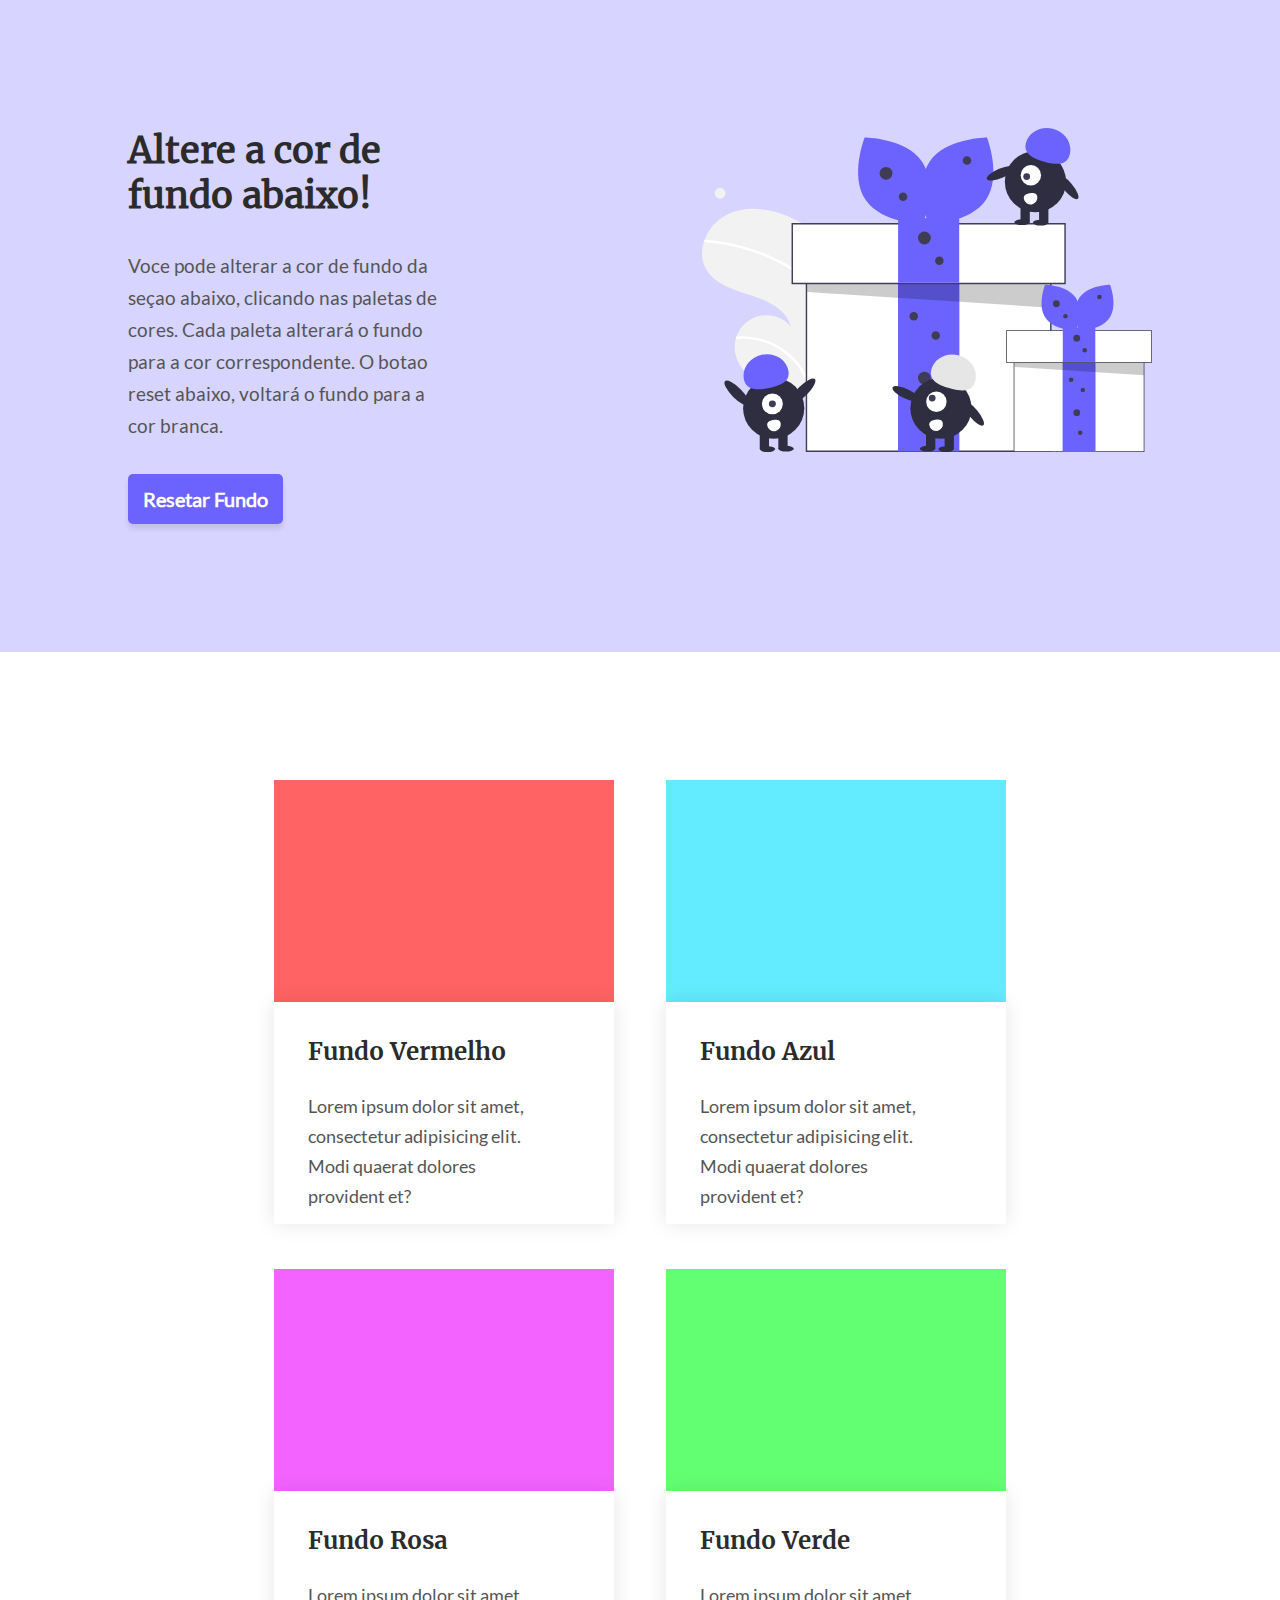
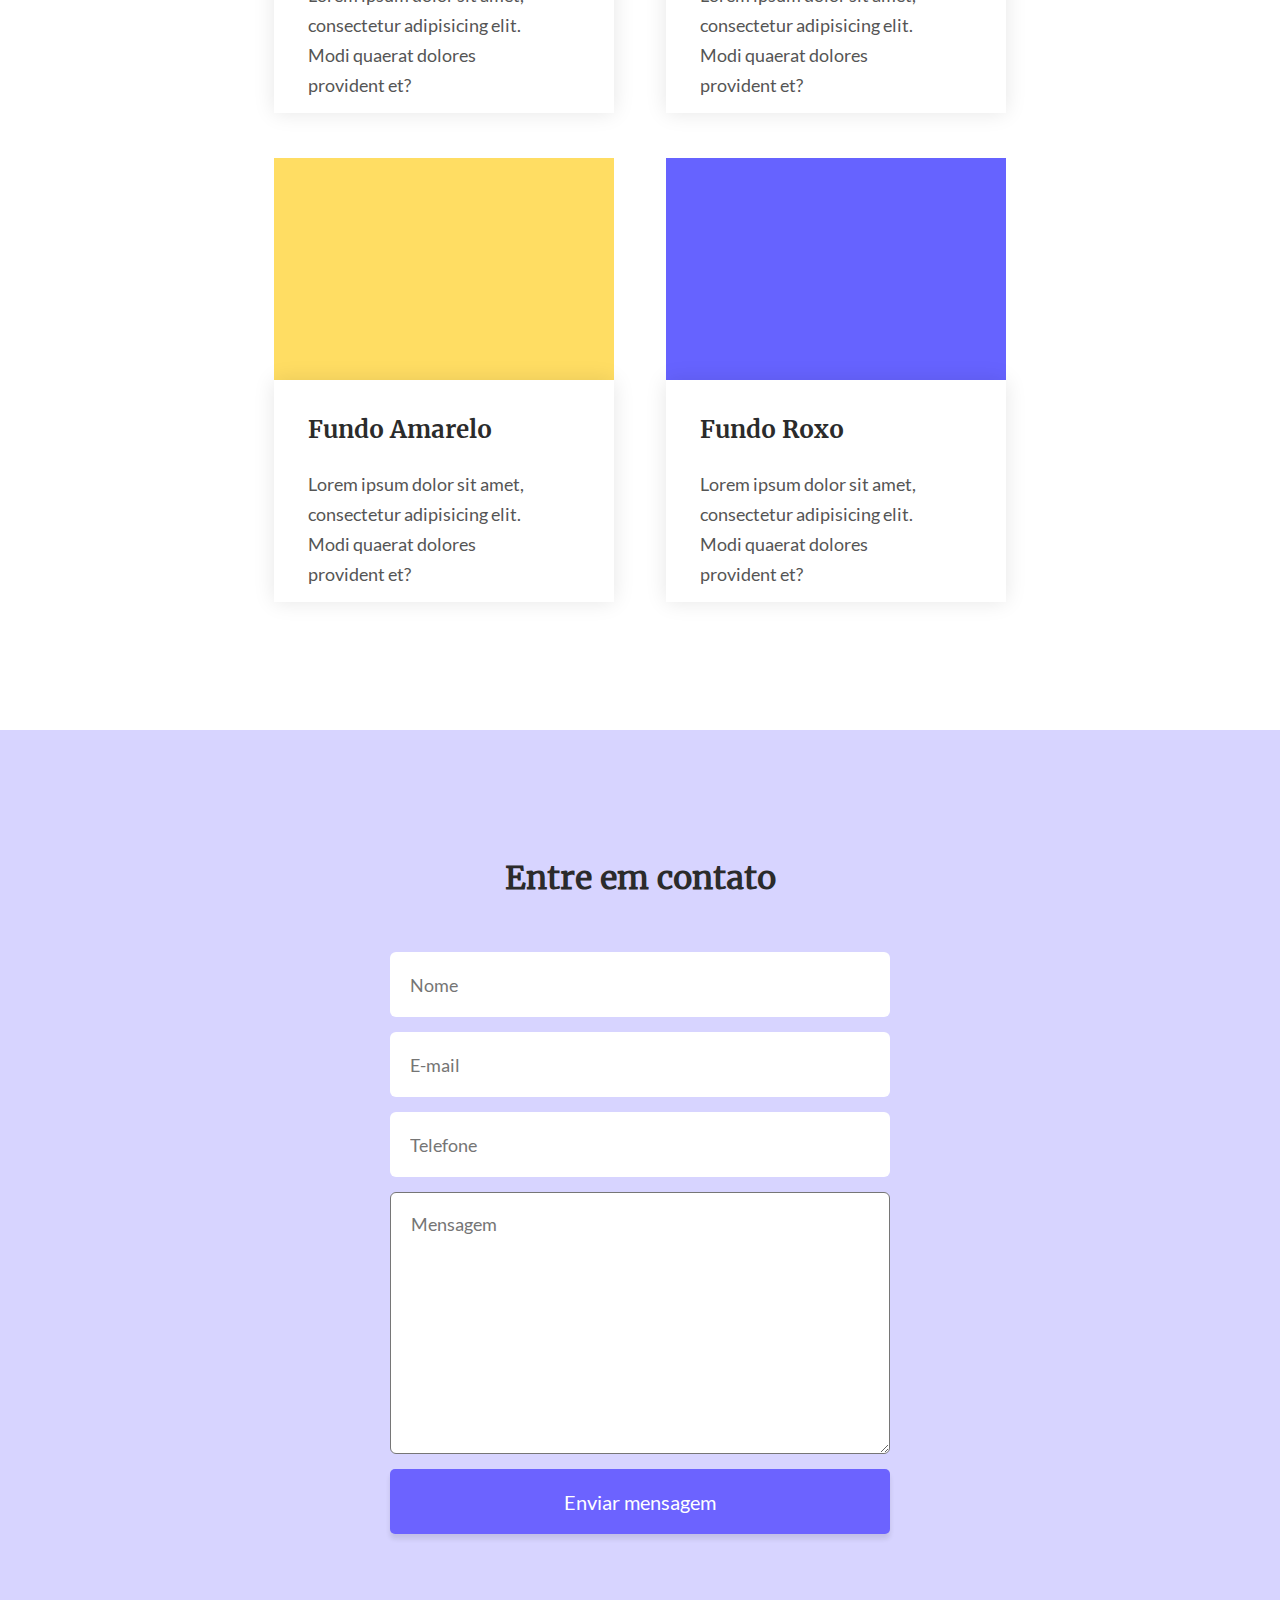
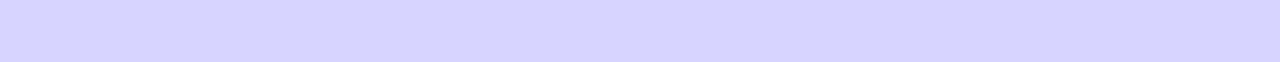
<file: Desafio3 - OnePage/index.html>
<!DOCTYPE html>
<html lang="en">
<head>
  <meta charset="UTF-8">
  <meta http-equiv="X-UA-Compatible" content="IE=edge">
  <meta name="viewport" content="width=device-width, initial-scale=1.0">
  <title>Desafio3 - One Page</title>
  <link rel="stylesheet" href="./css/styles.css">
</head>
<body>
  <section class="container">
    <header class="header">
      <div class="header-flex-container">
        <div class="header-text-button">
          <h1>Altere a cor de fundo abaixo!</h1>
          <p>
            Voce pode alterar a cor de fundo da seçao abaixo, clicando nas paletas de cores. Cada paleta alterará o fundo para a cor correspondente. O botao reset abaixo, voltará o fundo para a cor branca.
          </p>
          <button id="btnReset">Resetar Fundo</button>
        </div>
        <div class="header-img">
          <img src="./image/image.svg" alt="img">
        </div>
      </div> 
    </header>
    <main class="main">
      <section class="cards-container">
        <div class="cards">
          <div data-background="#FF6363" class="card-color"></div>
          <div class="card-text">
            <h1>Fundo Vermelho</h1>
            <p>
              Lorem ipsum dolor sit amet, consectetur adipisicing elit. Modi quaerat dolores provident et?
            </p>
          </div>
        </div>
        <div class="cards">
          <div data-background="#63ECFF" class="card-color"></div>
          <div class="card-text">
            <h1>Fundo Azul</h1>
            <p>
              Lorem ipsum dolor sit amet, consectetur adipisicing elit. Modi quaerat dolores provident et?
            </p>
          </div>
        </div>
        <div class="cards">
          <div data-background="#F363FF" class="card-color"></div>
          <div class="card-text">
            <h1>Fundo Rosa</h1>
            <p>
              Lorem ipsum dolor sit amet, consectetur adipisicing elit. Modi quaerat dolores provident et?
            </p>
          </div>
        </div>
        <div class="cards">
          <div data-background="#63FF73" class="card-color" ></div>
          <div class="card-text">
            <h1>Fundo Verde</h1>
            <p>
              Lorem ipsum dolor sit amet, consectetur adipisicing elit. Modi quaerat dolores provident et?
            </p>
          </div>
        </div>
        <div class="cards">
          <div data-background="#FFDD63" class="card-color"></div>
          <div class="card-text">
            <h1>Fundo Amarelo</h1>
            <p>
              Lorem ipsum dolor sit amet, consectetur adipisicing elit. Modi quaerat dolores provident et?
            </p>
          </div>
        </div>
        <div class="cards">
          <div data-background="#6663FF" class="card-color"></div>
          <div class="card-text">
            <h1>Fundo Roxo</h1>
            <p>
              Lorem ipsum dolor sit amet, consectetur adipisicing elit. Modi quaerat dolores provident et?
            </p>
          </div>
        </div>
      </section>
      <section class="contact">
        <div class="contact-title">
          <h1>Entre em contato</h1>
        </div>
        <div class="contact-form">
          <form action="">
            <input type="text" placeholder="Nome">
            <input type="text" placeholder="E-mail">
            <input type="text" placeholder="Telefone">
            <textarea name="text" id="text" cols="30" rows="10" placeholder="Mensagem" maxlength="300"></textarea>
            <button>Enviar mensagem</button>
          </form>
        </div>
        
      </section>
    </main>
  </section>

  <script src="../Desafio3 - OnePage/script.js"></script>
</body>
</html>
</file>
<file: Desafio3 - OnePage/css/styles.css>
* {
  margin: 0;
  padding: 0;
  box-sizing: border-box;
}

:root {
  --bgSite: #d7d4ff;
  --buttonColor: #6c63ff;

  --white: #ffffff;
  --white300: #f9f9f9;

  --title: #2b2b2b;
  --text: #555555;
}

@font-face {
  font-family: 'Lato-Regular';
  src: url(../css/fontes/Lato-Regular.ttf) format('truetype'); 
  font-weight: 400;
}

@font-face {
  font-family: 'Merriweather-Bold';
  src: url(../css/fontes/Merriweather-Bold.ttf) format('truetype');
  font-weight: 700;
}

@font-face {
  font-family: 'Merriweather-Regular';
  src: url(../css/fontes/Merriweather-Regular.ttf) format('truetype');
  font-weight: 400;
}

html {
  font-size: 62.5%;
}

body {
  font-size: 1.6rem;
}

h1,
h2,
h3,
h4,
h5,
h6 {
  margin: 0;
}

ul,
ol {
  list-style: none;
  margin: 0;
  padding: 0;
}

a {
  text-decoration: none;
}

img {
  max-width: 100%;
  height: auto;
  display: block;
}

button,
input {
  border: 0;
}

button:focus,
input:focus {
  border: 0;
}

.header {
  background-color: var(--bgSite);
  padding: 10%;
}

.header-flex-container {
  display: flex;
  justify-content: space-between;
}

.header-text-button {
  width: 25vw;
}

.header-text-button h1 {
  font-family:'Merriweather-Regular', Arial, Helvetica, sans-serif;
  font-size: 36px;
  color: var(--title);
  margin-bottom: 10%;
}

.header-text-button p {
  font-family: 'Lato-Regular', Arial, Helvetica, sans-serif;
  color: var(--text);
  font-size: 19px;
  line-height: 32px;
  margin-bottom: 10%;
}

.header-text-button button {
  background-color: var(--buttonColor);
  height: 50px;
  width: 155px;
  font-family: 'Lato-Regular', Arial, Helvetica, sans-serif;
  font-size: 20px;
  font-weight: 700;
  color: white;
  box-shadow: 0px 5px 5px rgba(23, 23, 23, 0.1);
  border-radius: 5px;
  cursor: pointer;
}

.header-img {
  width: 450px;
}

.main{
  background-color: #fff;
  transition: all .3s ease-in-out;
}

.cards-container {
  display: flex;
  justify-content: center;
  align-items: center;
  flex-wrap: wrap;
  column-gap: 5%;
  row-gap: 5vh;
  padding: 10%;
}

.card-color {
  width: 340px;
  height: 222px;
  
}

.card-text {
  padding: 10% 20% 10% 10%;
  width: 340px;
  height: 222px;
  background-color: #FFFFFF;
  box-shadow: 0px 0px 20px rgba(0, 0, 0, 0.1);
}

.card-text h1 {
  font-family: 'Merriweather-Bold', Arial, Helvetica, sans-serif;
  font-size: 24px;
  color: var(--title);
  margin-bottom: 10%;
}

.card-text p {
  font-family: 'Lato-Regular', Arial, Helvetica, sans-serif;
  font-size: 18px;
  line-height: 30px;
  color: var(--text);
}

.contact {
  padding: 10%;
  background-color: var(--bgSite);
  display: flex;
  flex-direction: column;
  justify-content: center;
  align-items: center;
}

.contact-title h1 {
  font-family: 'Merriweather-Regular', Arial, Helvetica, sans-serif;
  font-size: 32px;
  color: var(--title);
  margin-bottom: 20%;
}

.contact-form form {
  display: flex;
  flex-direction: column;
  justify-content: center;
  align-items: center;
}

.contact-form input {
  font-family: 'Lato-Regular', Arial, Helvetica, sans-serif;
  font-size: 18px;
  margin-bottom: 15px;
  padding: 20px;
  color: rgba(110, 114, 117, 0.74);
  background: #FFFFFF;
  border-radius: 6px;
  width: 70vw;
  max-width: 500px;
  height: 65px;
}

.contact-form textarea {
  font-family: 'Lato-Regular', Arial, Helvetica, sans-serif;
  font-size: 18px;
  margin-bottom: 15px;
  padding: 20px;
  color: rgba(110, 114, 117, 0.74);
  background: #FFFFFF;
  border-radius: 6px;
  width: 70vw;
  max-width: 500px;
  height: auto;
}

.contact-form button {
  font-family: 'Lato-Regular', Arial, Helvetica, sans-serif;
  font-size: 20px;
  background-color: var(--buttonColor);
  color: white;
  box-shadow: 0px 5px 5px rgba(23, 23, 23, 0.1);
  border-radius: 5px;
  width: 70vw;
  max-width: 500px;
  height: 65px;
  cursor: pointer;
}

@media (max-width: 320px) {
  .card-color {
    width: 280px;
    height: 222px;
  }
  
  .card-text {
    width: 280px;
    height: auto;
  }

}

@media (max-width: 400px) {
  .contact-title h1 {
    font-size: 24px;
  }

  .contact-form input {
    font-size: 16px;
    width: 80vw;
  }

  .contact-form textarea {
    font-size: 16px;
    width: 80vw;
  }

  .contact-form button {
    font-size: 16px;
    width: 80vw;
  }
}


@media (max-width: 700px){
  .header-flex-container {
    display: flex;
    flex-direction: column;
    justify-content: center;
    align-items: center;
  }

  .header-text-button {
    width: 80vw;
    margin-bottom: 30%;
  }

  .header-text-button h1 {
    font-size: 32px;
  }
  
  .header-text-button p {
    font-size: 18px;
  }

  .header-img {
    width: 90%;
  }
  
}
</file>
